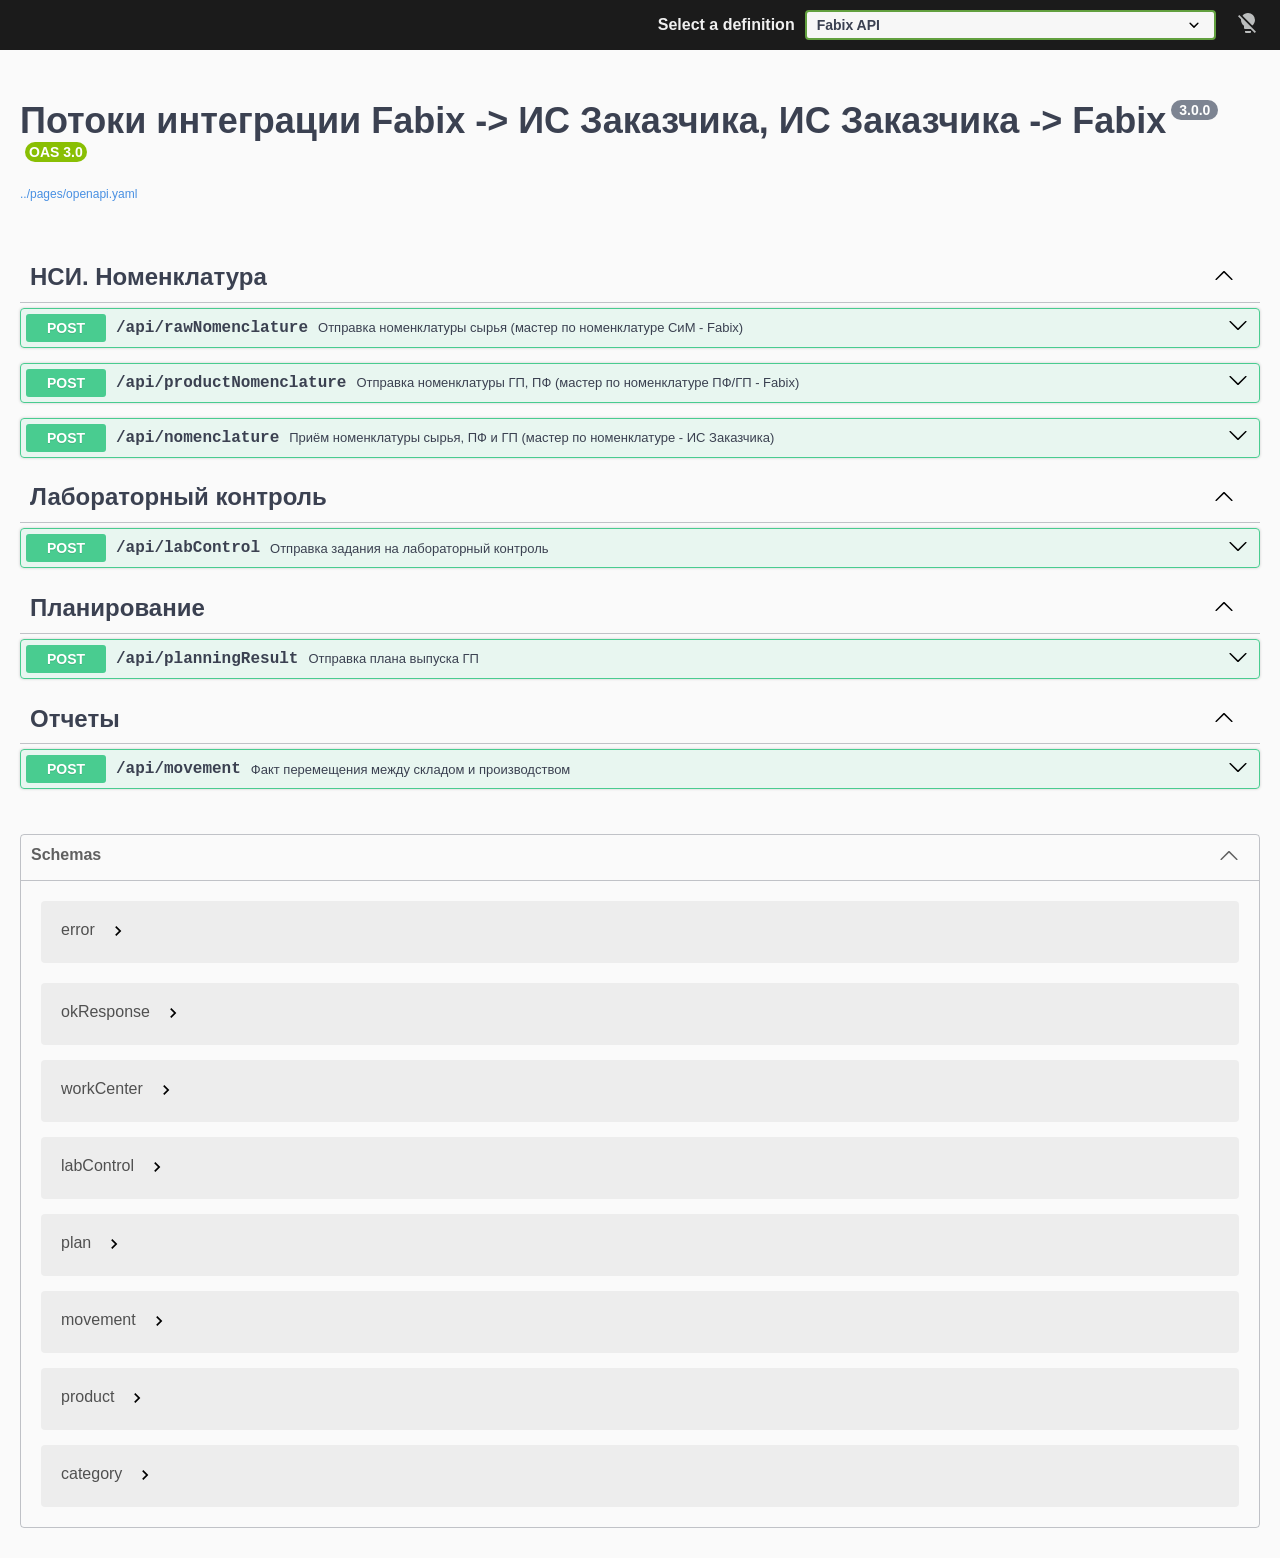
<file: api-docs/index.html>
<!doctype html>
<html lang="en">
<head>
  <meta charset="utf-8">
  <meta name="viewport" content="width=device-width, initial-scale=1">
  <title>API documentation</title>
  <link rel="stylesheet" href="swagger-ui.css">
  <link rel="icon" type="image/png" href="favicon-32x32.png" sizes="32x32">
  <link rel="icon" type="image/png" href="favicon-16x16.png" sizes="16x16">
  <style>
    html { box-sizing: border-box; overflow-y: scroll; }
    *, *::before, *::after { box-sizing: inherit; }
    body { margin: 0; background: #fafafa; }
    /* Hide the Swagger logo/link in the top bar, keep the spec selector */
    .swagger-ui .topbar .link { display: none; }
    .swagger-ui .topbar .download-url-wrapper { justify-content: flex-end; }
    body.no-topbar .swagger-ui .topbar { display: none; }
  </style>
</head>
<body>
  <div id="swagger-ui"></div>

  <script src="swagger-ui.bundle.js"></script>
  <script src="config.js"></script>
  <script>
    // Page parameters (convenient for <iframe src="...">):
    //   ?spec=<name>  - spec from config.js to open first
    //   ?topbar=0     - hide the top bar with the spec selector
    (function () {
      var params = new URLSearchParams(location.search);
      var specs = window.SWAGGER_SPECS || [];
      var primary = params.get("spec");
      var showTopbar = params.get("topbar") !== "0" && specs.length > 1;
      if (!showTopbar) document.body.classList.add("no-topbar");

      var single = specs.length === 1 || (!showTopbar && primary);
      var selected = specs.filter(function (s) { return s.name === primary; })[0] || specs[0];

      window.ui = SwaggerUIBundle({
        dom_id: "#swagger-ui",
        url: single ? selected.url : undefined,
        urls: single ? undefined : specs,
        "urls.primaryName": primary || undefined,
        presets: [SwaggerUIBundle.presets.apis, SwaggerUIStandalonePreset],
        plugins: [SwaggerUIBundle.plugins.DownloadUrl],
        layout: "StandaloneLayout",
        validatorUrl: null,       // no online validator
        queryConfigEnabled: false, // do not accept ?url=... from the query string
        deepLinking: false,       // do not rewrite the location hash inside the frame
        oauth2RedirectUrl: new URL("oauth2-redirect.html", location.href).href
      });
    })();
  </script>
</body>
</html>
</file>
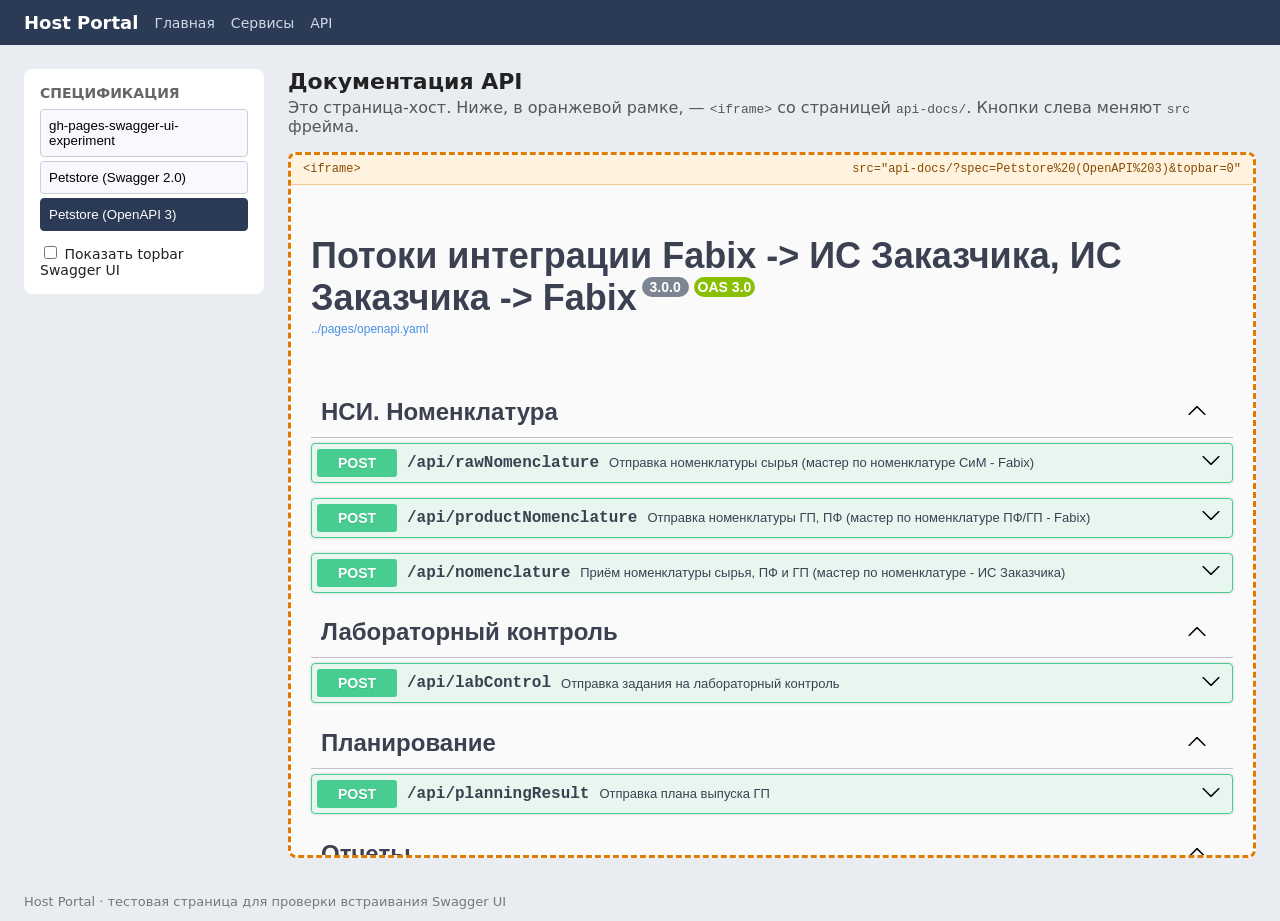
<file: frame-test-portal.html>
<!doctype html>
<html lang="ru">
<head>
  <meta charset="utf-8">
  <meta name="viewport" content="width=device-width, initial-scale=1">
  <title>Host page: Swagger UI в iframe</title>
  <style>
    * { box-sizing: border-box; }
    body { margin: 0; font-family: system-ui, sans-serif; color: #222; background: #e9edf2; }
    header { display: flex; align-items: center; gap: 16px; padding: 12px 24px; background: #2b3a55; color: #fff; }
    header .logo { font-weight: 700; font-size: 18px; }
    header nav a { color: #cfd8e6; margin-right: 16px; text-decoration: none; font-size: 14px; }
    .layout { display: grid; grid-template-columns: 240px 1fr; gap: 24px; padding: 24px; }
    aside { background: #fff; border-radius: 8px; padding: 16px; align-self: start; }
    aside h3 { margin: 0 0 8px; font-size: 14px; text-transform: uppercase; color: #666; }
    aside button { display: block; width: 100%; margin: 4px 0; padding: 8px; text-align: left;
                   border: 1px solid #ccd; border-radius: 4px; background: #f7f9fc; cursor: pointer; }
    aside button.active { background: #2b3a55; color: #fff; border-color: #2b3a55; }
    aside label { display: block; margin-top: 12px; font-size: 14px; }
    main h1 { margin: 0 0 4px; font-size: 22px; }
    main p { margin: 0 0 16px; color: #555; }
    .frame-box { border: 3px dashed #e07a00; border-radius: 8px; background: #fff; overflow: hidden; }
    .frame-label { display: flex; justify-content: space-between; padding: 6px 12px; background: #fff3e0;
                   color: #8a4b00; font: 12px/1.4 monospace; border-bottom: 1px solid #f0c890; }
    iframe { display: block; width: 100%; height: calc(100vh - 230px); min-height: 400px; border: 0; }
    footer { padding: 12px 24px; color: #777; font-size: 13px; }
    @media (max-width: 720px) { .layout { grid-template-columns: 1fr; padding: 16px; } }
  </style>
</head>
<body>
  <header>
    <span class="logo">Host Portal</span>
    <nav><a href="#">Главная</a><a href="#">Сервисы</a><a href="#">API</a></nav>
  </header>

  <div class="layout">
    <aside>
      <h3>Спецификация</h3>
      <div id="specs"></div>
      <label><input type="checkbox" id="topbar"> Показать topbar Swagger UI</label>
    </aside>

    <main>
      <h1>Документация API</h1>
      <p>Это страница-хост. Ниже, в оранжевой рамке, — <code>&lt;iframe&gt;</code> со страницей <code>api-docs/</code>.
         Кнопки слева меняют <code>src</code> фрейма.</p>
      <div class="frame-box">
        <div class="frame-label"><span>&lt;iframe&gt;</span><span id="src"></span></div>
        <iframe id="docs" title="API documentation"></iframe>
      </div>
    </main>
  </div>

  <footer>Host Portal · тестовая страница для проверки встраивания Swagger UI</footer>

  <script>
    var specs = ["gh-pages-swagger-ui-experiment", "Petstore (Swagger 2.0)", "Petstore (OpenAPI 3)"];
    var current = specs[2];
    var frame = document.getElementById("docs");
    var topbar = document.getElementById("topbar");
    var box = document.getElementById("specs");

    function render() {
      var src = "api-docs/?spec=" + encodeURIComponent(current) + (topbar.checked ? "" : "&topbar=0");
      frame.src = src;
      document.getElementById("src").textContent = "src=\"" + src + "\"";
      [].forEach.call(box.children, function (b) { b.classList.toggle("active", b.textContent === current); });
    }

    specs.forEach(function (name) {
      var b = document.createElement("button");
      b.textContent = name;
      b.onclick = function () { current = name; render(); };
      box.appendChild(b);
    });
    topbar.onchange = render;
    render();
  </script>
</body>
</html>
</file>
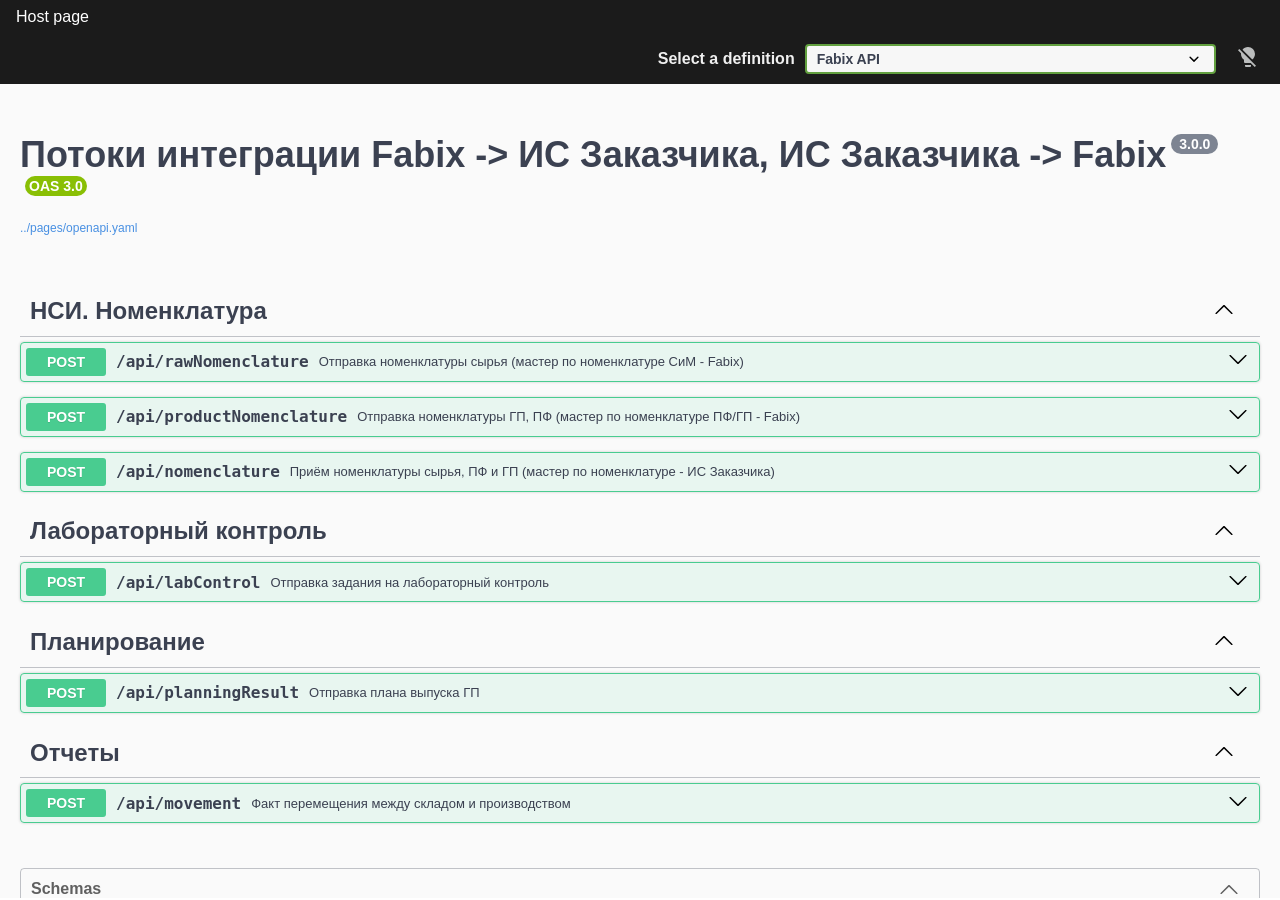
<file: frame-test.html>
<!doctype html>
<html lang="en">
<head>
  <meta charset="utf-8">
  <title>Swagger UI in iframe</title>
  <style>
    body { margin: 0; font-family: sans-serif; }
    header { padding: 8px 16px; background: #1b1b1b; color: #fff; }
    iframe { display: block; width: 100%; height: calc(100vh - 36px); border: 0; }
  </style>
</head>
<body>
  <header>Host page</header>
  <iframe src="api-docs/?spec=Petstore%20(OpenAPI%203)" title="API documentation"></iframe>
</body>
</html>
</file>
